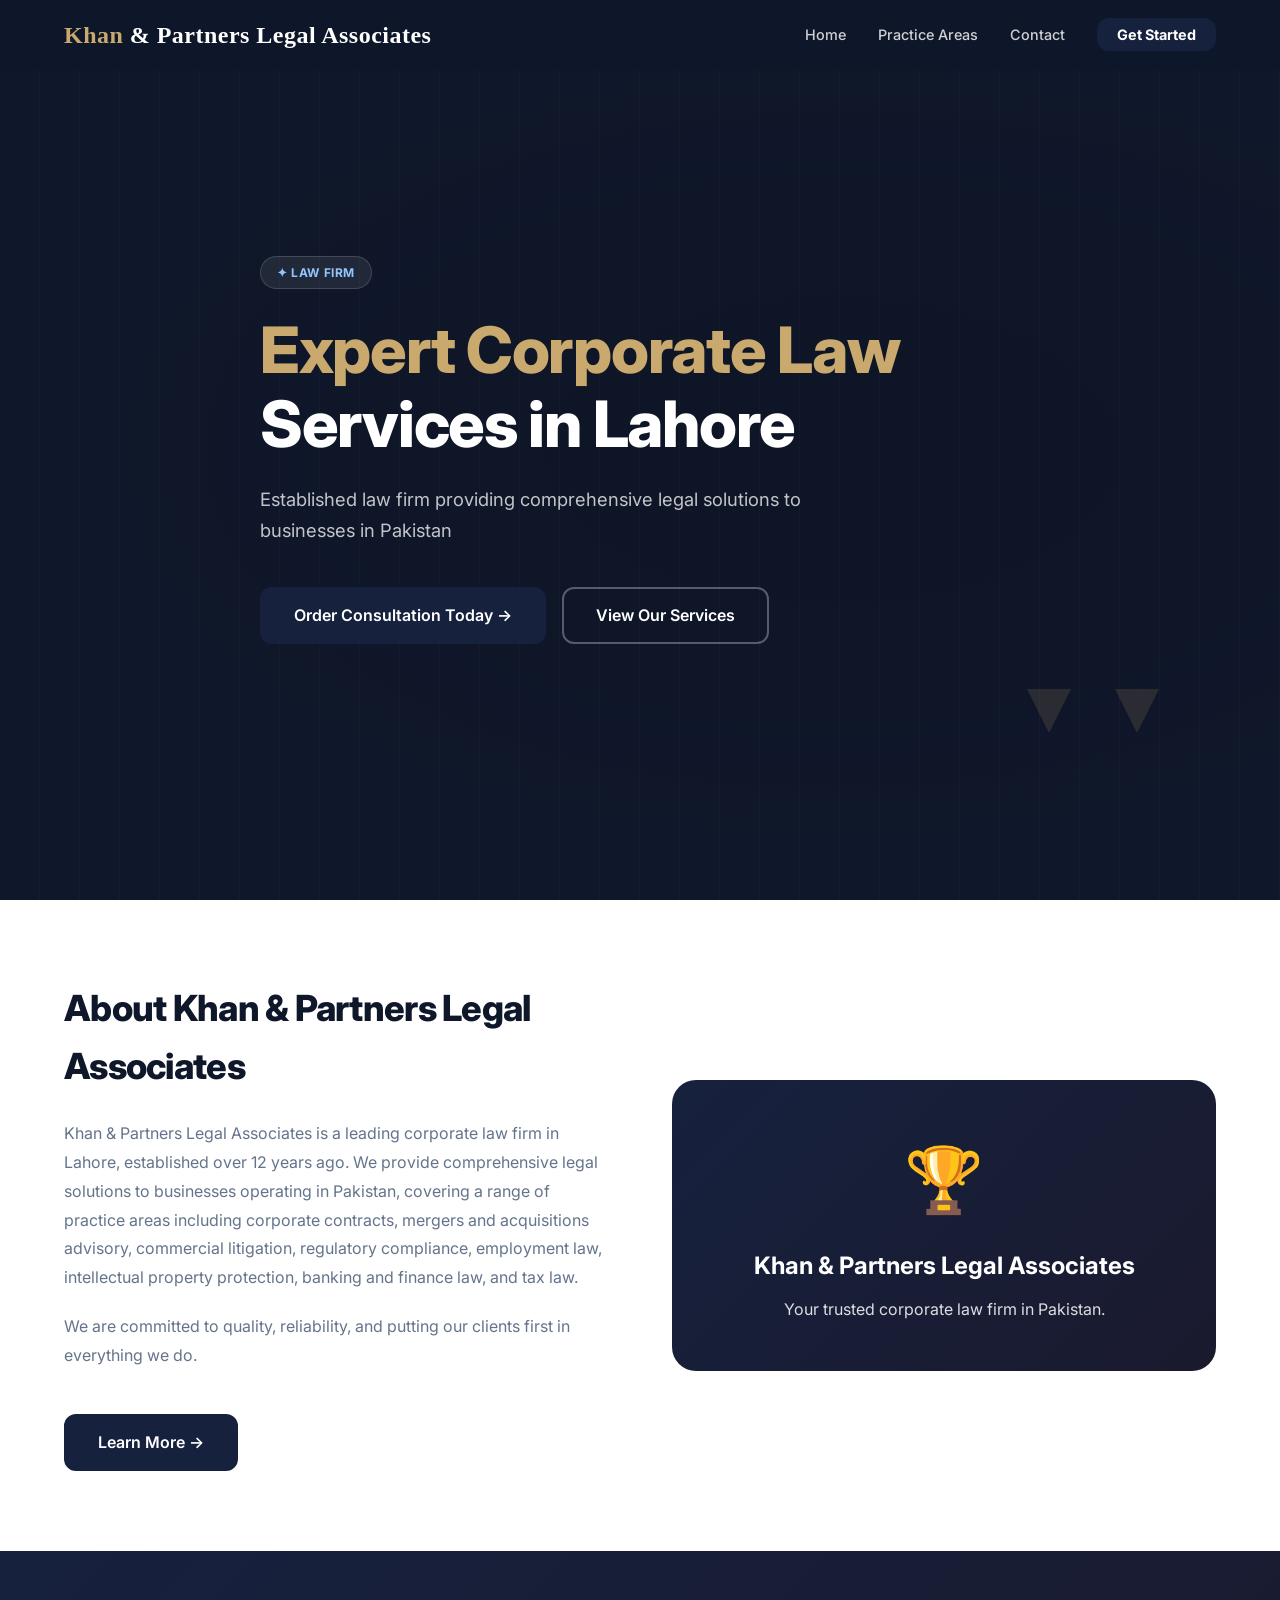
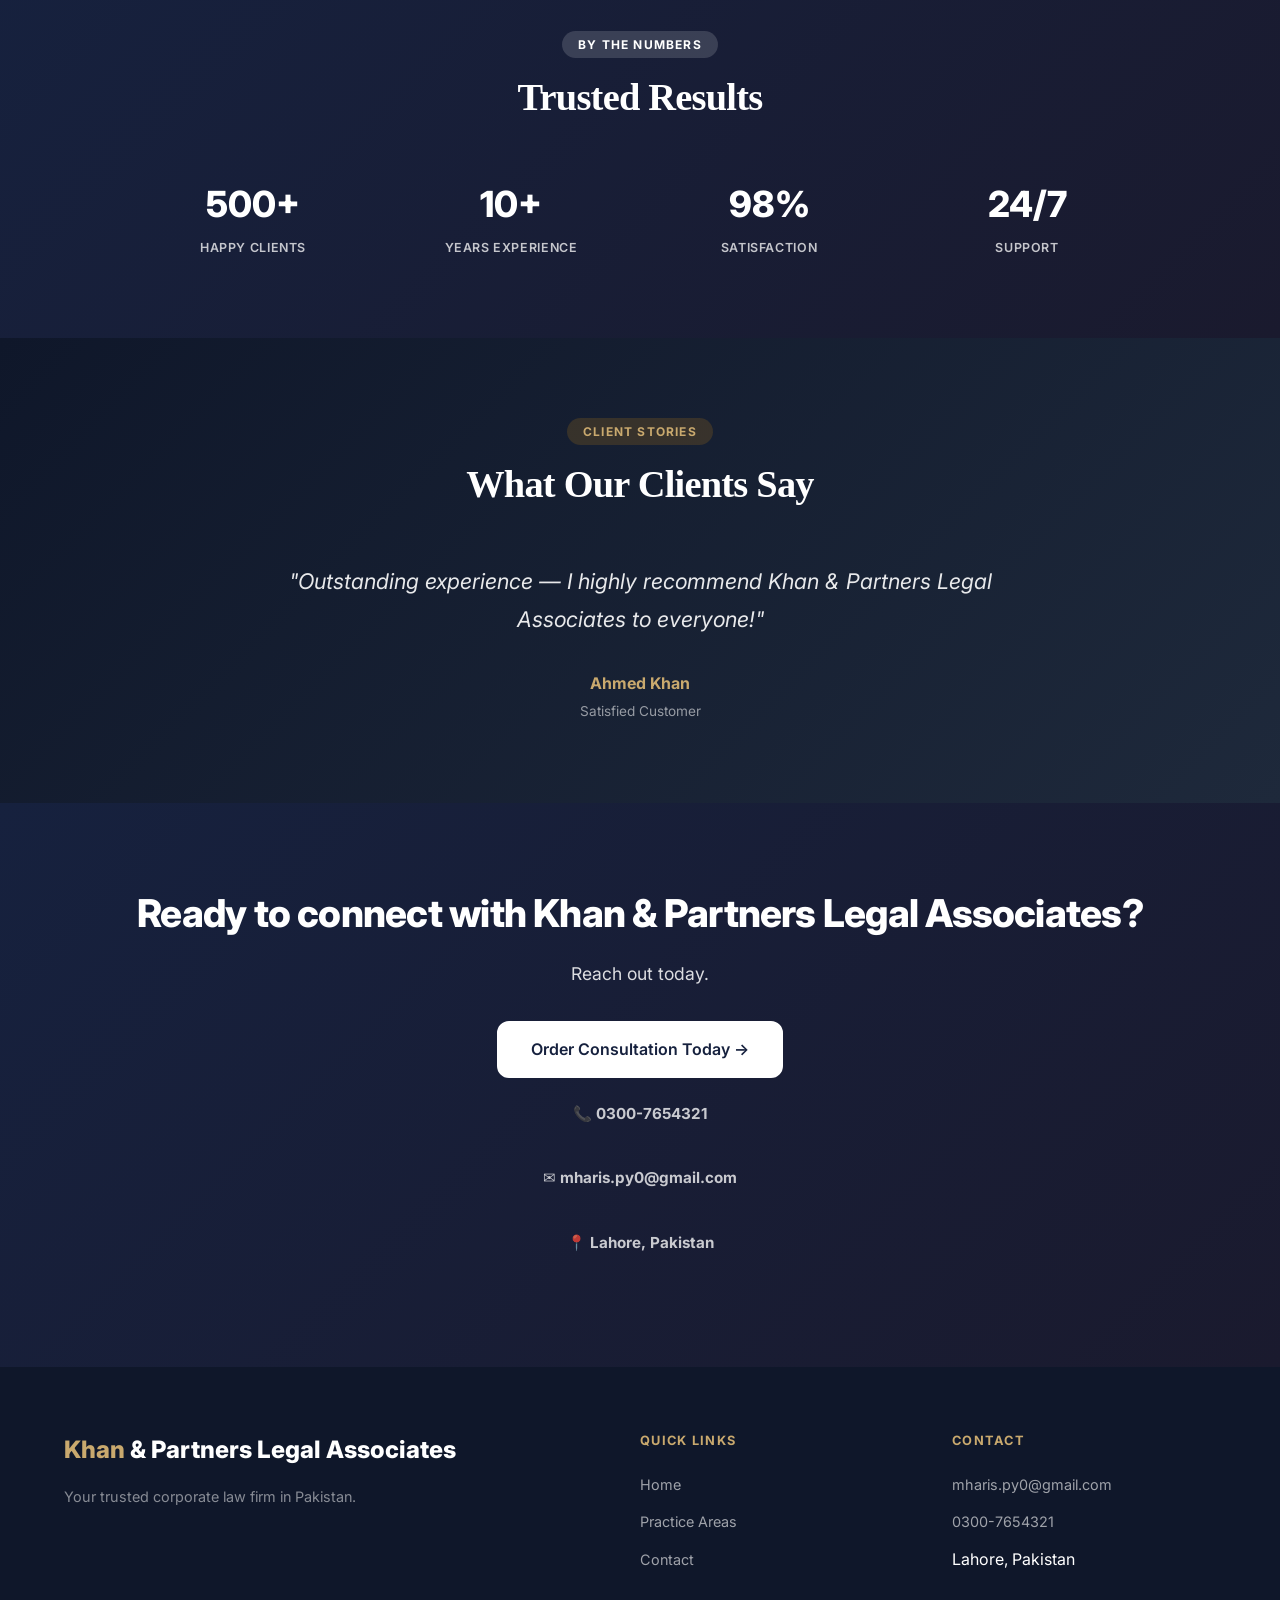
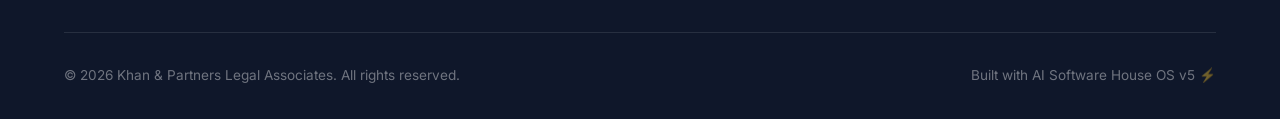
<file: index.html>
<!DOCTYPE html>
<html lang="en">
<head>
  <meta charset="UTF-8">
  <meta name="viewport" content="width=device-width,initial-scale=1.0">
  <title>Khan & Partners Legal Associates - LAW FIRM</title>
  <meta name="description" content="Established law firm providing comprehensive legal solutions to businesses in Pakistan">
  <link rel="preconnect" href="https://fonts.googleapis.com">
  <link href="https://fonts.googleapis.com/css2?family=Inter:wght@400;500;600;700;800&display=swap" rel="stylesheet">
  <link rel="stylesheet" href="styles.css">
</head>
<body>

  <nav class="navbar">
    <div class="container nav-inner">
      <div class="nav-brand"><span>Khan</span> & Partners Legal Associates</div>
      <ul class="nav-links">
          <li><a href="index.html">Home</a></li>
          <li><a href="practice-areas.html">Practice Areas</a></li>
          <li><a href="contact.html">Contact</a></li>
          <li><a href="#contact" class="nav-cta">Get Started</a></li>
      </ul>
      <div class="hamburger"><span></span><span></span><span></span></div>
    </div>
  </nav>

  
  <section class="hero" id="home">
    <div class="hero-deco" aria-hidden="true"><svg viewBox="0 0 200 200" xmlns="http://www.w3.org/2000/svg">
      <path d="M100 30 L 100 180 M60 60 L 140 60 M50 90 Q 60 130 70 90 M130 90 Q 140 130 150 90 M85 175 L 115 175" stroke="currentColor" stroke-width="2" fill="none"/>
      <path d="M40 90 L 80 90 L 60 130 Z" />
      <path d="M120 90 L 160 90 L 140 130 Z" />
    </svg></div>
    <div class="container">
      <div class="hero-content">
        <div class="hero-badge">✦ LAW FIRM</div>
        <h1><em>Expert Corporate Law</em> Services in Lahore</h1>
        <p class="hero-sub">Established law firm providing comprehensive legal solutions to businesses in Pakistan</p>
        <div class="hero-btns">
          <a href="#contact" class="btn btn-primary">Order Consultation Today →</a>
          <a href="#services" class="btn btn-outline">View Our Services</a>
        </div>
      </div>
    </div>
  </section>

  <section id="about">
    <div class="container">
      <div class="about-grid">
        <div class="about-content fade-in">
          <h2>About Khan & Partners Legal Associates</h2>
          <p>Khan & Partners Legal Associates is a leading corporate law firm in Lahore, established over 12 years ago. We provide comprehensive legal solutions to businesses operating in Pakistan, covering a range of practice areas including corporate contracts, mergers and acquisitions advisory, commercial litigation, regulatory compliance, employment law, intellectual property protection, banking and finance law, and tax law.</p>
          <p>We are committed to quality, reliability, and putting our clients first in everything we do.</p>
          <a href="#contact" class="btn btn-primary" style="margin-top:1.5rem">Learn More →</a>
        </div>
        <div class="about-visual fade-in">
          <div class="about-visual-icon">🏆</div>
          <h3>Khan & Partners Legal Associates</h3>
          <p>Your trusted corporate law firm in Pakistan.</p>
        </div>
      </div>
    </div>
  </section>

  <section id="stats" style="background:linear-gradient(135deg,var(--primary) 0%,var(--secondary) 100%);color:var(--white);padding:5rem 0">
    <div class="container">
      <div class="section-header" style="color:var(--white)">
        <span class="section-tag" style="background:rgba(255,255,255,.15);color:var(--white);border-color:rgba(255,255,255,.25)">By the Numbers</span>
        <h2 style="color:var(--white);margin-bottom:0">Trusted Results</h2>
      </div>
      <div class="stats-grid" style="max-width:1000px;margin:2rem auto 0;color:var(--white);display:grid;grid-template-columns:repeat(auto-fit,minmax(200px,1fr));gap:2rem;text-align:center"><div class="stat-item"><span class="stat-number">500+</span><div class="stat-label">Happy Clients</div></div><div class="stat-item"><span class="stat-number">10+</span><div class="stat-label">Years Experience</div></div><div class="stat-item"><span class="stat-number">98%</span><div class="stat-label">Satisfaction</div></div><div class="stat-item"><span class="stat-number">24/7</span><div class="stat-label">Support</div></div></div>
    </div>
  </section>

  <section class="testimonial-section" id="testimonials">
    <div class="container">
      <div class="section-header">
        <span class="section-tag" style="background:rgba(245,158,11,.15);color:var(--accent)">Client Stories</span>
        <h2 style="color:var(--white)">What Our Clients Say</h2>
      </div>
      <p class="test-quote fade-in">"Outstanding experience — I highly recommend Khan & Partners Legal Associates to everyone!"</p>
      <p class="test-author">Ahmed Khan</p>
      <p class="test-role">Satisfied Customer</p>
    </div>
  </section>

  <section class="cta-section" id="contact">
    <div class="container">
      <h2>Ready to connect with Khan & Partners Legal Associates?</h2>
      <p>Reach out today.</p>
      <a href="tel:0300-7654321" class="btn btn-white">Order Consultation Today →</a>
      <div class="contact-info">
        <p>📞 <strong><a href="tel:0300-7654321" style="color:inherit;text-decoration:none">0300-7654321</a></strong></p>
        <p>✉ <strong><a href="mailto:mharis.py0@gmail.com" style="color:inherit;text-decoration:none">mharis.py0@gmail.com</a></strong></p>
        <p>📍 <strong>Lahore, Pakistan</strong></p>
      </div>
    </div>
  </section>

  <footer class="footer">
    <div class="container">
      <div class="footer-grid">
        <div>
          <div class="footer-brand"><span>Khan</span> & Partners Legal Associates</div>
          <p class="footer-tagline">Your trusted corporate law firm in Pakistan.</p>
        </div>
        <div class="footer-col">
          <h4>Quick Links</h4>
          <ul>
            <li><a href="index.html">Home</a></li>
            <li><a href="practice-areas.html">Practice Areas</a></li>
            <li><a href="contact.html">Contact</a></li>
          </ul>
        </div>
        <div class="footer-col">
          <h4>Contact</h4>
          <ul>
            <li><a href="mailto:mharis.py0@gmail.com">mharis.py0@gmail.com</a></li>
            <li><a href="tel:0300-7654321">0300-7654321</a></li>
            <li>Lahore, Pakistan</li>
          </ul>
        </div>
      </div>
      <div class="footer-bottom">
        <p>© 2026 Khan & Partners Legal Associates. All rights reserved.</p>
        <p>Built with AI Software House OS v5 ⚡</p>
      </div>
    </div>
  </footer>

  <script src="script.js"></script>
</body>
</html>
</file>
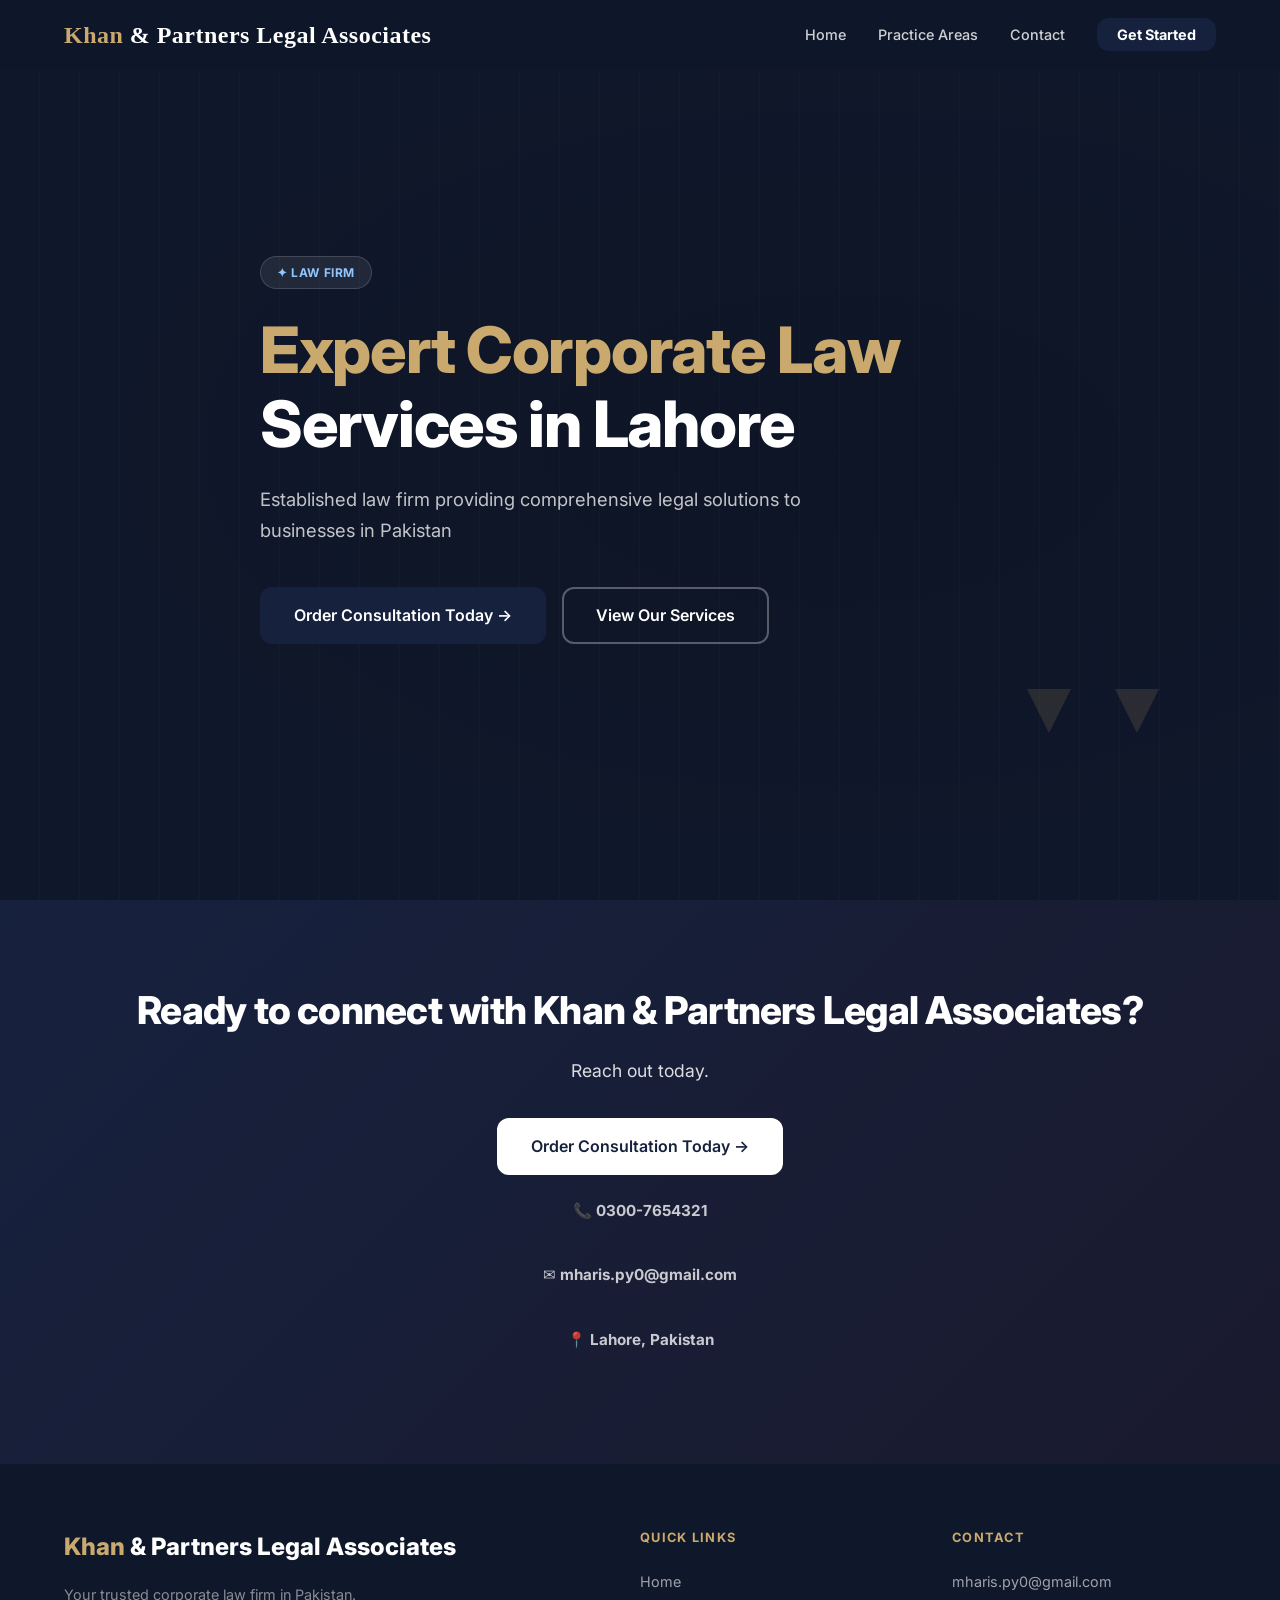
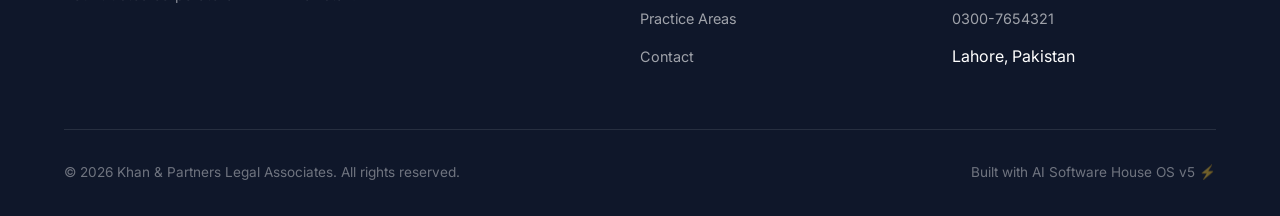
<file: contact.html>
<!DOCTYPE html>
<html lang="en">
<head>
  <meta charset="UTF-8">
  <meta name="viewport" content="width=device-width,initial-scale=1.0">
  <title>Contact - Khan & Partners Legal Associates</title>
  <meta name="description" content="Established law firm providing comprehensive legal solutions to businesses in Pakistan">
  <link rel="preconnect" href="https://fonts.googleapis.com">
  <link href="https://fonts.googleapis.com/css2?family=Inter:wght@400;500;600;700;800&display=swap" rel="stylesheet">
  <link rel="stylesheet" href="styles.css">
</head>
<body>

  <nav class="navbar">
    <div class="container nav-inner">
      <div class="nav-brand"><a href="index.html"><span>Khan</span> & Partners Legal Associates</a></div>
      <ul class="nav-links">
          <li><a href="index.html">Home</a></li>
          <li><a href="practice-areas.html">Practice Areas</a></li>
          <li><a href="contact.html">Contact</a></li>
          <li><a href="index.html#contact" class="nav-cta">Get Started</a></li>
      </ul>
      <div class="hamburger"><span></span><span></span><span></span></div>
    </div>
  </nav>

  
  <section class="hero" id="home">
    <div class="hero-deco" aria-hidden="true"><svg viewBox="0 0 200 200" xmlns="http://www.w3.org/2000/svg">
      <path d="M100 30 L 100 180 M60 60 L 140 60 M50 90 Q 60 130 70 90 M130 90 Q 140 130 150 90 M85 175 L 115 175" stroke="currentColor" stroke-width="2" fill="none"/>
      <path d="M40 90 L 80 90 L 60 130 Z" />
      <path d="M120 90 L 160 90 L 140 130 Z" />
    </svg></div>
    <div class="container">
      <div class="hero-content">
        <div class="hero-badge">✦ LAW FIRM</div>
        <h1><em>Expert Corporate Law</em> Services in Lahore</h1>
        <p class="hero-sub">Established law firm providing comprehensive legal solutions to businesses in Pakistan</p>
        <div class="hero-btns">
          <a href="#contact" class="btn btn-primary">Order Consultation Today →</a>
          <a href="#services" class="btn btn-outline">View Our Services</a>
        </div>
      </div>
    </div>
  </section>

  <section class="cta-section" id="contact">
    <div class="container">
      <h2>Ready to connect with Khan & Partners Legal Associates?</h2>
      <p>Reach out today.</p>
      <a href="tel:0300-7654321" class="btn btn-white">Order Consultation Today →</a>
      <div class="contact-info">
        <p>📞 <strong><a href="tel:0300-7654321" style="color:inherit;text-decoration:none">0300-7654321</a></strong></p>
        <p>✉ <strong><a href="mailto:mharis.py0@gmail.com" style="color:inherit;text-decoration:none">mharis.py0@gmail.com</a></strong></p>
        <p>📍 <strong>Lahore, Pakistan</strong></p>
      </div>
    </div>
  </section>

  <footer class="footer">
    <div class="container">
      <div class="footer-grid">
        <div>
          <div class="footer-brand"><span>Khan</span> & Partners Legal Associates</div>
          <p class="footer-tagline">Your trusted corporate law firm in Pakistan.</p>
        </div>
        <div class="footer-col">
          <h4>Quick Links</h4>
          <ul>
            <li><a href="index.html">Home</a></li>
            <li><a href="practice-areas.html">Practice Areas</a></li>
            <li><a href="contact.html">Contact</a></li>
          </ul>
        </div>
        <div class="footer-col">
          <h4>Contact</h4>
          <ul>
            <li><a href="mailto:mharis.py0@gmail.com">mharis.py0@gmail.com</a></li>
            <li><a href="tel:0300-7654321">0300-7654321</a></li>
            <li>Lahore, Pakistan</li>
          </ul>
        </div>
      </div>
      <div class="footer-bottom">
        <p>© 2026 Khan & Partners Legal Associates. All rights reserved.</p>
        <p>Built with AI Software House OS v5 ⚡</p>
      </div>
    </div>
  </footer>

  <script src="script.js"></script>
</body>
</html>
</file>
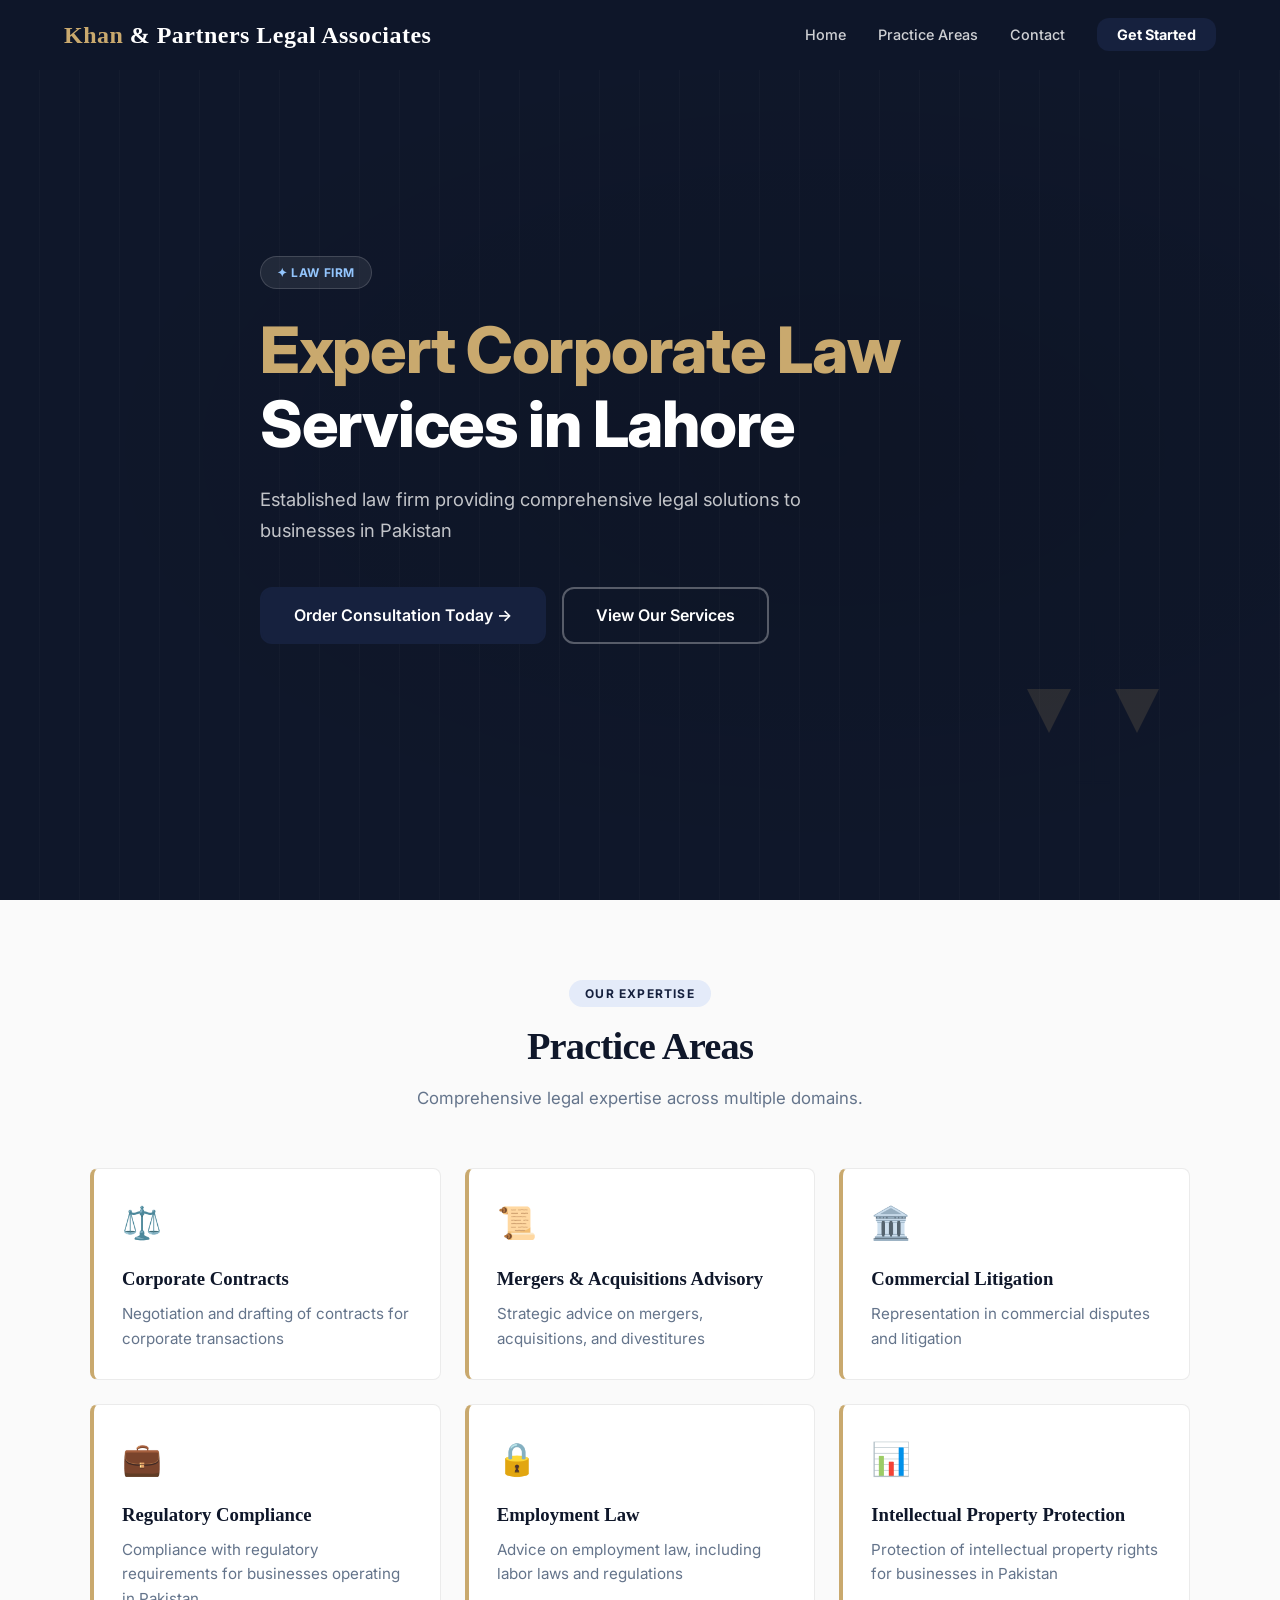
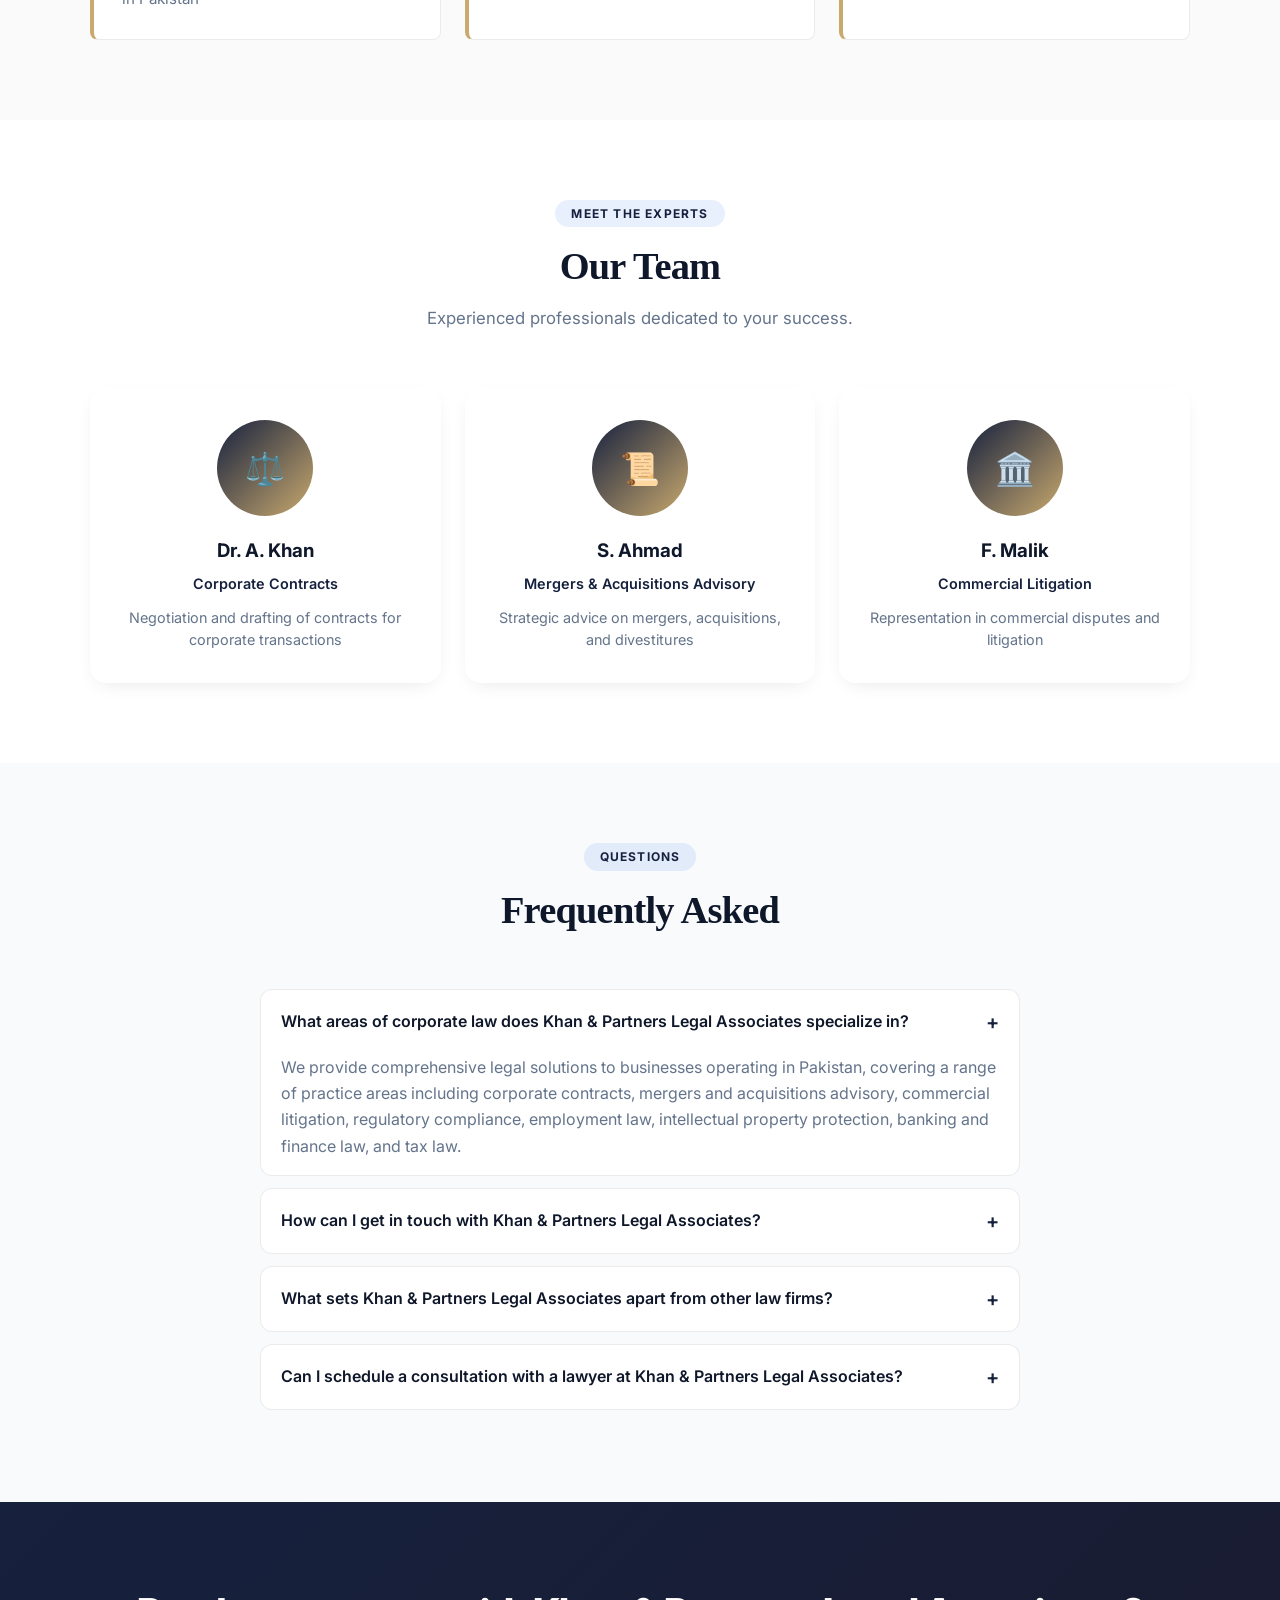
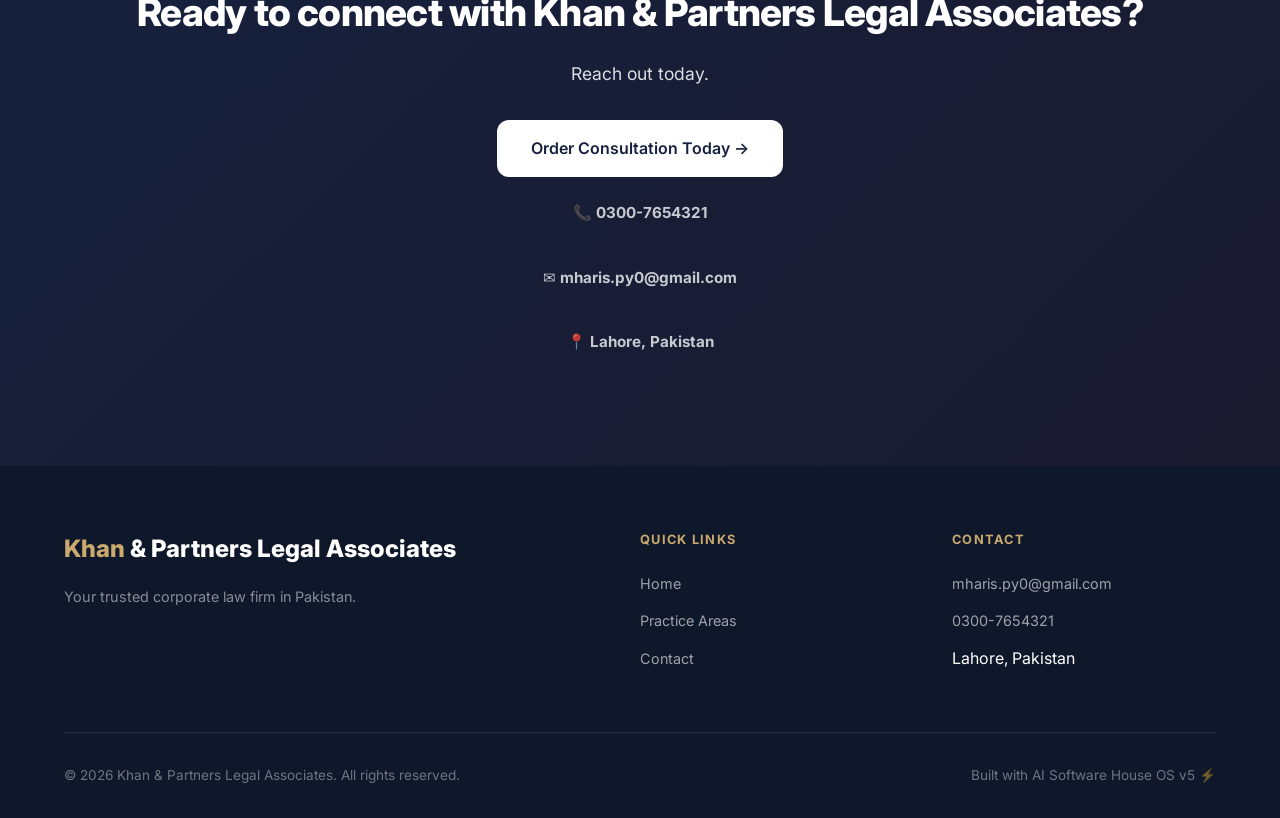
<file: practice-areas.html>
<!DOCTYPE html>
<html lang="en">
<head>
  <meta charset="UTF-8">
  <meta name="viewport" content="width=device-width,initial-scale=1.0">
  <title>Practice Areas - Khan & Partners Legal Associates</title>
  <meta name="description" content="Established law firm providing comprehensive legal solutions to businesses in Pakistan">
  <link rel="preconnect" href="https://fonts.googleapis.com">
  <link href="https://fonts.googleapis.com/css2?family=Inter:wght@400;500;600;700;800&display=swap" rel="stylesheet">
  <link rel="stylesheet" href="styles.css">
</head>
<body>

  <nav class="navbar">
    <div class="container nav-inner">
      <div class="nav-brand"><a href="index.html"><span>Khan</span> & Partners Legal Associates</a></div>
      <ul class="nav-links">
          <li><a href="index.html">Home</a></li>
          <li><a href="practice-areas.html">Practice Areas</a></li>
          <li><a href="contact.html">Contact</a></li>
          <li><a href="index.html#contact" class="nav-cta">Get Started</a></li>
      </ul>
      <div class="hamburger"><span></span><span></span><span></span></div>
    </div>
  </nav>

  
  <section class="hero" id="home">
    <div class="hero-deco" aria-hidden="true"><svg viewBox="0 0 200 200" xmlns="http://www.w3.org/2000/svg">
      <path d="M100 30 L 100 180 M60 60 L 140 60 M50 90 Q 60 130 70 90 M130 90 Q 140 130 150 90 M85 175 L 115 175" stroke="currentColor" stroke-width="2" fill="none"/>
      <path d="M40 90 L 80 90 L 60 130 Z" />
      <path d="M120 90 L 160 90 L 140 130 Z" />
    </svg></div>
    <div class="container">
      <div class="hero-content">
        <div class="hero-badge">✦ LAW FIRM</div>
        <h1><em>Expert Corporate Law</em> Services in Lahore</h1>
        <p class="hero-sub">Established law firm providing comprehensive legal solutions to businesses in Pakistan</p>
        <div class="hero-btns">
          <a href="#contact" class="btn btn-primary">Order Consultation Today →</a>
          <a href="#services" class="btn btn-outline">View Our Services</a>
        </div>
      </div>
    </div>
  </section>

  <section id="practice-areas" style="background:#fafafa">
    <div class="container">
      <div class="section-header">
        <span class="section-tag">Our Expertise</span>
        <h2>Practice Areas</h2>
        <p>Comprehensive legal expertise across multiple domains.</p>
      </div>
      <div style="display:grid;grid-template-columns:repeat(auto-fit,minmax(300px,1fr));gap:1.5rem;max-width:1100px;margin:0 auto">
        
        <div class="practice-area fade-in" style="border:1px solid rgba(0,0,0,.08);border-left:4px solid var(--accent);border-radius:.5rem;padding:1.75rem;background:var(--white);transition:all .3s ease">
          <div style="font-size:2rem;margin-bottom:1rem;color:var(--primary)">⚖️</div>
          <h3 style="margin:0 0 .5rem 0;color:var(--dark);font-family:Georgia,serif">Corporate Contracts</h3>
          <p style="margin:0;color:var(--gray);line-height:1.6;font-size:.95rem">Negotiation and drafting of contracts for corporate transactions</p>
        </div>
        <div class="practice-area fade-in" style="border:1px solid rgba(0,0,0,.08);border-left:4px solid var(--accent);border-radius:.5rem;padding:1.75rem;background:var(--white);transition:all .3s ease">
          <div style="font-size:2rem;margin-bottom:1rem;color:var(--primary)">📜</div>
          <h3 style="margin:0 0 .5rem 0;color:var(--dark);font-family:Georgia,serif">Mergers & Acquisitions Advisory</h3>
          <p style="margin:0;color:var(--gray);line-height:1.6;font-size:.95rem">Strategic advice on mergers, acquisitions, and divestitures</p>
        </div>
        <div class="practice-area fade-in" style="border:1px solid rgba(0,0,0,.08);border-left:4px solid var(--accent);border-radius:.5rem;padding:1.75rem;background:var(--white);transition:all .3s ease">
          <div style="font-size:2rem;margin-bottom:1rem;color:var(--primary)">🏛️</div>
          <h3 style="margin:0 0 .5rem 0;color:var(--dark);font-family:Georgia,serif">Commercial Litigation</h3>
          <p style="margin:0;color:var(--gray);line-height:1.6;font-size:.95rem">Representation in commercial disputes and litigation</p>
        </div>
        <div class="practice-area fade-in" style="border:1px solid rgba(0,0,0,.08);border-left:4px solid var(--accent);border-radius:.5rem;padding:1.75rem;background:var(--white);transition:all .3s ease">
          <div style="font-size:2rem;margin-bottom:1rem;color:var(--primary)">💼</div>
          <h3 style="margin:0 0 .5rem 0;color:var(--dark);font-family:Georgia,serif">Regulatory Compliance</h3>
          <p style="margin:0;color:var(--gray);line-height:1.6;font-size:.95rem">Compliance with regulatory requirements for businesses operating in Pakistan</p>
        </div>
        <div class="practice-area fade-in" style="border:1px solid rgba(0,0,0,.08);border-left:4px solid var(--accent);border-radius:.5rem;padding:1.75rem;background:var(--white);transition:all .3s ease">
          <div style="font-size:2rem;margin-bottom:1rem;color:var(--primary)">🔒</div>
          <h3 style="margin:0 0 .5rem 0;color:var(--dark);font-family:Georgia,serif">Employment Law</h3>
          <p style="margin:0;color:var(--gray);line-height:1.6;font-size:.95rem">Advice on employment law, including labor laws and regulations</p>
        </div>
        <div class="practice-area fade-in" style="border:1px solid rgba(0,0,0,.08);border-left:4px solid var(--accent);border-radius:.5rem;padding:1.75rem;background:var(--white);transition:all .3s ease">
          <div style="font-size:2rem;margin-bottom:1rem;color:var(--primary)">📊</div>
          <h3 style="margin:0 0 .5rem 0;color:var(--dark);font-family:Georgia,serif">Intellectual Property Protection</h3>
          <p style="margin:0;color:var(--gray);line-height:1.6;font-size:.95rem">Protection of intellectual property rights for businesses in Pakistan</p>
        </div>
      </div>
    </div>
  </section>

  <section id="team">
    <div class="container">
      <div class="section-header">
        <span class="section-tag">Meet the Experts</span>
        <h2>Our Team</h2>
        <p>Experienced professionals dedicated to your success.</p>
      </div>
      <div style="display:grid;grid-template-columns:repeat(auto-fit,minmax(280px,1fr));gap:1.5rem;max-width:1100px;margin:0 auto">
        
          <div class="team-card fade-in" style="text-align:center;background:var(--white);border-radius:1rem;padding:2rem 1.5rem;box-shadow:0 6px 20px -8px rgba(0,0,0,.12)">
            <div style="width:96px;height:96px;border-radius:50%;background:linear-gradient(135deg,var(--primary),var(--accent));display:flex;align-items:center;justify-content:center;font-size:2rem;color:var(--white);margin:0 auto 1.25rem">
              ⚖️
            </div>
            <h3 style="margin:0 0 .35rem;color:var(--dark)">Dr. A. Khan</h3>
            <div style="color:var(--primary);font-weight:600;font-size:.9rem;margin-bottom:.75rem">Corporate Contracts</div>
            <p style="margin:0;color:var(--gray);font-size:.9rem;line-height:1.55">Negotiation and drafting of contracts for corporate transactions</p>
          </div>
          <div class="team-card fade-in" style="text-align:center;background:var(--white);border-radius:1rem;padding:2rem 1.5rem;box-shadow:0 6px 20px -8px rgba(0,0,0,.12)">
            <div style="width:96px;height:96px;border-radius:50%;background:linear-gradient(135deg,var(--primary),var(--accent));display:flex;align-items:center;justify-content:center;font-size:2rem;color:var(--white);margin:0 auto 1.25rem">
              📜
            </div>
            <h3 style="margin:0 0 .35rem;color:var(--dark)">S. Ahmad</h3>
            <div style="color:var(--primary);font-weight:600;font-size:.9rem;margin-bottom:.75rem">Mergers & Acquisitions Advisory</div>
            <p style="margin:0;color:var(--gray);font-size:.9rem;line-height:1.55">Strategic advice on mergers, acquisitions, and divestitures</p>
          </div>
          <div class="team-card fade-in" style="text-align:center;background:var(--white);border-radius:1rem;padding:2rem 1.5rem;box-shadow:0 6px 20px -8px rgba(0,0,0,.12)">
            <div style="width:96px;height:96px;border-radius:50%;background:linear-gradient(135deg,var(--primary),var(--accent));display:flex;align-items:center;justify-content:center;font-size:2rem;color:var(--white);margin:0 auto 1.25rem">
              🏛️
            </div>
            <h3 style="margin:0 0 .35rem;color:var(--dark)">F. Malik</h3>
            <div style="color:var(--primary);font-weight:600;font-size:.9rem;margin-bottom:.75rem">Commercial Litigation</div>
            <p style="margin:0;color:var(--gray);font-size:.9rem;line-height:1.55">Representation in commercial disputes and litigation</p>
          </div>
      </div>
    </div>
  </section>

  <section id="faq" style="background:#f8fafc">
    <div class="container">
      <div class="section-header">
        <span class="section-tag">Questions</span>
        <h2>Frequently Asked</h2>
      </div>
      <div style="max-width:760px;margin:0 auto">
        <details class="faq-item fade-in" style="background:var(--white);border:1px solid rgba(0,0,0,.08);border-radius:.75rem;padding:1rem 1.25rem;margin-bottom:.75rem;cursor:pointer" open>
          <summary style="font-weight:600;color:var(--dark);list-style:none;display:flex;justify-content:space-between;align-items:center">
            What areas of corporate law does Khan & Partners Legal Associates specialize in?
            <span style="color:var(--primary);font-size:1.25rem;margin-left:1rem">+</span>
          </summary>
          <p style="margin:1rem 0 0;color:var(--gray);line-height:1.65">We provide comprehensive legal solutions to businesses operating in Pakistan, covering a range of practice areas including corporate contracts, mergers and acquisitions advisory, commercial litigation, regulatory compliance, employment law, intellectual property protection, banking and finance law, and tax law.</p>
        </details>
        <details class="faq-item fade-in" style="background:var(--white);border:1px solid rgba(0,0,0,.08);border-radius:.75rem;padding:1rem 1.25rem;margin-bottom:.75rem;cursor:pointer" >
          <summary style="font-weight:600;color:var(--dark);list-style:none;display:flex;justify-content:space-between;align-items:center">
            How can I get in touch with Khan & Partners Legal Associates?
            <span style="color:var(--primary);font-size:1.25rem;margin-left:1rem">+</span>
          </summary>
          <p style="margin:1rem 0 0;color:var(--gray);line-height:1.65">You can contact us at 0300-7654321 or via email at contact@khanpartnerslaw.pk</p>
        </details>
        <details class="faq-item fade-in" style="background:var(--white);border:1px solid rgba(0,0,0,.08);border-radius:.75rem;padding:1rem 1.25rem;margin-bottom:.75rem;cursor:pointer" >
          <summary style="font-weight:600;color:var(--dark);list-style:none;display:flex;justify-content:space-between;align-items:center">
            What sets Khan & Partners Legal Associates apart from other law firms?
            <span style="color:var(--primary);font-size:1.25rem;margin-left:1rem">+</span>
          </summary>
          <p style="margin:1rem 0 0;color:var(--gray);line-height:1.65">We are a leading corporate law firm in Lahore, established over 12 years ago, with a team of experienced lawyers providing comprehensive legal solutions to businesses operating in Pakistan.</p>
        </details>
        <details class="faq-item fade-in" style="background:var(--white);border:1px solid rgba(0,0,0,.08);border-radius:.75rem;padding:1rem 1.25rem;margin-bottom:.75rem;cursor:pointer" >
          <summary style="font-weight:600;color:var(--dark);list-style:none;display:flex;justify-content:space-between;align-items:center">
            Can I schedule a consultation with a lawyer at Khan & Partners Legal Associates?
            <span style="color:var(--primary);font-size:1.25rem;margin-left:1rem">+</span>
          </summary>
          <p style="margin:1rem 0 0;color:var(--gray);line-height:1.65">Yes, you can schedule a consultation with one of our experienced lawyers by contacting us via phone or email</p>
        </details></div>
    </div>
  </section>

  <section class="cta-section" id="contact">
    <div class="container">
      <h2>Ready to connect with Khan & Partners Legal Associates?</h2>
      <p>Reach out today.</p>
      <a href="tel:0300-7654321" class="btn btn-white">Order Consultation Today →</a>
      <div class="contact-info">
        <p>📞 <strong><a href="tel:0300-7654321" style="color:inherit;text-decoration:none">0300-7654321</a></strong></p>
        <p>✉ <strong><a href="mailto:mharis.py0@gmail.com" style="color:inherit;text-decoration:none">mharis.py0@gmail.com</a></strong></p>
        <p>📍 <strong>Lahore, Pakistan</strong></p>
      </div>
    </div>
  </section>

  <footer class="footer">
    <div class="container">
      <div class="footer-grid">
        <div>
          <div class="footer-brand"><span>Khan</span> & Partners Legal Associates</div>
          <p class="footer-tagline">Your trusted corporate law firm in Pakistan.</p>
        </div>
        <div class="footer-col">
          <h4>Quick Links</h4>
          <ul>
            <li><a href="index.html">Home</a></li>
            <li><a href="practice-areas.html">Practice Areas</a></li>
            <li><a href="contact.html">Contact</a></li>
          </ul>
        </div>
        <div class="footer-col">
          <h4>Contact</h4>
          <ul>
            <li><a href="mailto:mharis.py0@gmail.com">mharis.py0@gmail.com</a></li>
            <li><a href="tel:0300-7654321">0300-7654321</a></li>
            <li>Lahore, Pakistan</li>
          </ul>
        </div>
      </div>
      <div class="footer-bottom">
        <p>© 2026 Khan & Partners Legal Associates. All rights reserved.</p>
        <p>Built with AI Software House OS v5 ⚡</p>
      </div>
    </div>
  </footer>

  <script src="script.js"></script>
</body>
</html>
</file>
<file: styles.css>
/* Website Generator v3 — Khan & Partners Legal Associates | AI Software House OS */
:root {
  --primary:   #16213e;
  --secondary: #1a1a2e;
  --accent:    #c9a96e;
  --dark:      #0f172a;
  --dark2:     #1e293b;
  --gray:      #64748b;
  --light:     #f1f5f9;
  --white:     #ffffff;
  --font:      'Inter','Segoe UI',sans-serif;
  --radius:    0.75rem;
  --shadow:    0 4px 6px -1px rgba(0,0,0,.1),0 2px 4px -1px rgba(0,0,0,.06);
  --shadowlg:  0 20px 25px -5px rgba(0,0,0,.1),0 10px 10px -5px rgba(0,0,0,.04);
  --ease:      all .3s ease;
}
*,*::before,*::after{box-sizing:border-box;margin:0;padding:0}
html{scroll-behavior:smooth}
body{font-family:var(--font);color:var(--dark);line-height:1.6;background:var(--white)}
a{text-decoration:none;color:inherit}
img{max-width:100%;height:auto}
.container{max-width:1200px;margin:0 auto;padding:0 1.5rem}
.navbar{position:fixed;top:0;left:0;right:0;z-index:1000;background:rgba(15,23,42,.95);backdrop-filter:blur(10px);padding:1rem 0;transition:var(--ease)}
.nav-inner{display:flex;align-items:center;justify-content:space-between}
.nav-brand{font-size:1.5rem;font-weight:800;color:var(--white);letter-spacing:-.025em}
.nav-brand span{color:var(--accent)}
.nav-brand a{color:inherit}
.nav-links{display:flex;gap:2rem;list-style:none}
.nav-links a{color:rgba(255,255,255,.8);font-size:.9rem;font-weight:500;transition:var(--ease)}
.nav-links a:hover{color:var(--accent)}
.nav-cta{background:var(--primary)!important;color:var(--white)!important;padding:.5rem 1.25rem;border-radius:var(--radius);font-weight:700!important}
.nav-cta:hover{background:var(--secondary)!important}
.hamburger{display:none;flex-direction:column;cursor:pointer;gap:5px}
.hamburger span{display:block;width:25px;height:2px;background:var(--white);transition:var(--ease)}
.hero{min-height:100vh;display:flex;align-items:center;background:linear-gradient(135deg,var(--dark) 0%,var(--dark2) 55%,#0c1524 100%);position:relative;overflow:hidden;padding-top:80px}
.hero::before{content:'';position:absolute;inset:0;background:radial-gradient(ellipse at 65% 50%,rgba(0,0,0,.1) 0%,transparent 68%)}
.hero-content{position:relative;z-index:1;max-width:760px}
.hero-badge{display:inline-flex;align-items:center;gap:.5rem;background:rgba(255,255,255,.08);border:1px solid rgba(255,255,255,.15);color:#93c5fd;padding:.375rem 1rem;border-radius:100px;font-size:.75rem;font-weight:700;letter-spacing:.05em;text-transform:uppercase;margin-bottom:1.5rem}
.hero h1{font-size:clamp(2.2rem,5vw,4rem);font-weight:800;line-height:1.15;color:var(--white);margin-bottom:1.5rem;letter-spacing:-.02em}
.hero h1 em{font-style:normal;color:var(--accent)}
.hero-sub{font-size:1.15rem;color:rgba(255,255,255,.75);margin-bottom:2.5rem;max-width:600px;line-height:1.7}
.hero-btns{display:flex;gap:1rem;flex-wrap:wrap}
.btn{display:inline-flex;align-items:center;gap:.5rem;padding:.875rem 2rem;border-radius:var(--radius);font-size:1rem;font-weight:600;cursor:pointer;border:2px solid transparent;transition:var(--ease);white-space:nowrap;text-decoration:none}
.btn-primary{background:var(--primary);color:var(--white);border-color:var(--primary)}
.btn-primary:hover{background:var(--secondary);border-color:var(--secondary);transform:translateY(-2px);box-shadow:0 8px 25px rgba(0,0,0,.3)}
.btn-outline{background:transparent;color:var(--white);border-color:rgba(255,255,255,.3)}
.btn-outline:hover{background:rgba(255,255,255,.1);border-color:rgba(255,255,255,.6)}
.btn-white{background:var(--white);color:var(--primary);border-color:var(--white)}
.btn-white:hover{background:var(--light);transform:translateY(-2px);box-shadow:0 8px 25px rgba(0,0,0,.2)}
.stats-bar{background:var(--primary);padding:2.5rem 0}
.stats-grid{display:grid;grid-template-columns:repeat(4,1fr);gap:2rem;text-align:center}
.stat-item{color:var(--white)}
.stat-number{display:block;font-size:2.25rem;font-weight:800}
.stat-label{font-size:.78rem;color:rgba(255,255,255,.75);font-weight:600;text-transform:uppercase;letter-spacing:.05em;margin-top:.25rem}
section{padding:5rem 0}
.section-header{text-align:center;margin-bottom:3.5rem}
.section-tag{display:inline-block;background:rgba(37,99,235,.1);color:var(--primary);font-size:.75rem;font-weight:700;letter-spacing:.1em;text-transform:uppercase;padding:.25rem 1rem;border-radius:100px;margin-bottom:1rem}
.section-header h2{font-size:clamp(1.75rem,3vw,2.75rem);font-weight:800;color:var(--dark);letter-spacing:-.02em;line-height:1.2}
.section-header p{color:var(--gray);font-size:1.05rem;margin-top:1rem;max-width:580px;margin-left:auto;margin-right:auto}
.about-grid{display:grid;grid-template-columns:1fr 1fr;gap:4rem;align-items:center}
.about-content h2{font-size:2.25rem;font-weight:800;color:var(--dark);margin-bottom:1.5rem;letter-spacing:-.02em}
.about-content p{color:var(--gray);line-height:1.8;margin-bottom:1.25rem}
.about-visual{background:linear-gradient(135deg,var(--primary),var(--secondary));border-radius:1.5rem;padding:3rem;color:var(--white);text-align:center}
.about-visual-icon{font-size:4rem;margin-bottom:1rem}
.about-visual h3{font-size:1.5rem;font-weight:700;margin-bottom:.75rem}
.about-visual p{opacity:.85;line-height:1.6}
.services-section{background:var(--light)}
.services-grid{display:grid;grid-template-columns:repeat(3,1fr);gap:1.5rem}
.service-card{background:var(--white);border-radius:1rem;padding:2.25rem;box-shadow:var(--shadow);transition:var(--ease);border:1px solid transparent}
.service-card:hover{transform:translateY(-5px);box-shadow:var(--shadowlg);border-color:var(--primary)}
.service-icon{width:60px;height:60px;background:linear-gradient(135deg,var(--primary),var(--secondary));border-radius:.875rem;display:flex;align-items:center;justify-content:center;font-size:1.75rem;margin-bottom:1.5rem}
.service-card h3{font-size:1.1rem;font-weight:700;color:var(--dark);margin-bottom:.75rem}
.service-card p{color:var(--gray);font-size:.9rem;line-height:1.7}
.why-grid{display:grid;grid-template-columns:repeat(3,1fr);gap:2rem}
.why-card{text-align:center;padding:2rem 1.5rem}
.why-number{width:52px;height:52px;background:linear-gradient(135deg,var(--primary),var(--accent));color:var(--white);font-size:1.25rem;font-weight:800;border-radius:50%;display:flex;align-items:center;justify-content:center;margin:0 auto 1.25rem}
.why-card h3{font-size:1.05rem;font-weight:700;color:var(--dark);margin-bottom:.75rem}
.why-card p{color:var(--gray);font-size:.9rem;line-height:1.7}
.testimonial-section{background:linear-gradient(135deg,var(--dark),var(--dark2));color:var(--white);text-align:center}
.test-quote{font-size:1.35rem;font-style:italic;line-height:1.75;max-width:740px;margin:0 auto 2rem;color:rgba(255,255,255,.9)}
.test-author{font-weight:700;color:var(--accent);font-size:1rem;margin-bottom:.3rem}
.test-role{font-size:.85rem;color:rgba(255,255,255,.55)}
.cta-section{background:linear-gradient(135deg,var(--primary),var(--secondary));color:var(--white);text-align:center}
.cta-section h2{font-size:clamp(1.75rem,3vw,2.5rem);font-weight:800;margin-bottom:1rem;letter-spacing:-.02em}
.cta-section p{font-size:1.1rem;opacity:.85;margin-bottom:2rem}
.contact-info{margin-top:1.5rem;opacity:.9;display:flex;flex-direction:column;gap:.5rem;align-items:center}
.contact-info p{font-size:.95rem}
.footer{background:var(--dark);color:var(--white);padding:4rem 0 2rem}
.footer-grid{display:grid;grid-template-columns:2fr 1fr 1fr;gap:3rem;margin-bottom:3rem}
.footer-brand{font-size:1.5rem;font-weight:800;margin-bottom:1rem}
.footer-brand span{color:var(--accent)}
.footer-tagline{color:rgba(255,255,255,.5);font-size:.9rem;line-height:1.6}
.footer-col h4{font-size:.8rem;font-weight:700;letter-spacing:.1em;text-transform:uppercase;color:var(--accent);margin-bottom:1.25rem}
.footer-col ul{list-style:none}
.footer-col li{margin-bottom:.75rem}
.footer-col a{color:rgba(255,255,255,.6);font-size:.9rem;transition:var(--ease)}
.footer-col a:hover{color:var(--white)}
.footer-bottom{border-top:1px solid rgba(255,255,255,.1);padding-top:2rem;display:flex;justify-content:space-between;align-items:center;flex-wrap:wrap;gap:1rem}
.footer-bottom p{color:rgba(255,255,255,.4);font-size:.85rem}
.fade-in{opacity:0;transform:translateY(30px);transition:opacity .6s ease,transform .6s ease}
.fade-in.visible{opacity:1;transform:translateY(0)}
@media(max-width:1024px){.stats-grid{grid-template-columns:repeat(2,1fr)}.services-grid{grid-template-columns:repeat(2,1fr)}.footer-grid{grid-template-columns:1fr 1fr}}
@media(max-width:768px){.about-grid{grid-template-columns:1fr}.why-grid{grid-template-columns:1fr}.nav-links{display:none}.hamburger{display:flex}.footer-grid{grid-template-columns:1fr}}
@media(max-width:480px){.services-grid{grid-template-columns:1fr}.stats-grid{grid-template-columns:1fr 1fr}.hero-btns{flex-direction:column}}


/* Treatment: corporate_authority */
.hero{background:linear-gradient(135deg,#1a1a2e 0%,#16213e 55%,#0f1320 100%)!important}
.hero::after{content:'';position:absolute;inset:0;background-image:
  repeating-linear-gradient(90deg,transparent,transparent 39px,rgba(255,255,255,.02) 39px,rgba(255,255,255,.02) 40px);
  pointer-events:none}
.hero-deco{position:absolute;bottom:10%;right:6%;width:220px;height:220px;opacity:.15;z-index:0}
.hero-deco path{fill:var(--accent);transform-origin:center;animation:scalesBalance 6s ease-in-out infinite}
@keyframes scalesBalance{0%,100%{transform:rotate(-3deg)}50%{transform:rotate(3deg)}}
.service-card{border-left:3px solid var(--accent);border-radius:.25rem!important;transition:all .3s ease}
.service-card:hover{transform:translateX(4px);box-shadow:0 12px 30px rgba(26,26,46,.25)}
.service-icon{background:linear-gradient(135deg,#1a1a2e,#e94560)!important;border-radius:.25rem!important}
.services-section{background:#fafafa}
.nav-brand{font-family:Georgia,serif!important;letter-spacing:.02em}
.section-header h2{font-family:Georgia,serif}


/* Hero background photo with readability overlay */
.hero{
  background-image:
    linear-gradient(135deg, rgba(15,23,42,0.85) 0%, rgba(15,23,42,0.55) 55%, rgba(15,23,42,0.35) 100%),
    url('https://images.unsplash.com/photo-1589829545856-d10d557cf95f?auto=format&fit=crop&w=1920&q=85') !important;
  background-size: cover !important;
  background-position: center center !important;
  background-repeat: no-repeat !important;
  background-color: var(--dark) !important;
}
.hero-content{position:relative;z-index:2}
.hero-deco{z-index:1}
</file>
